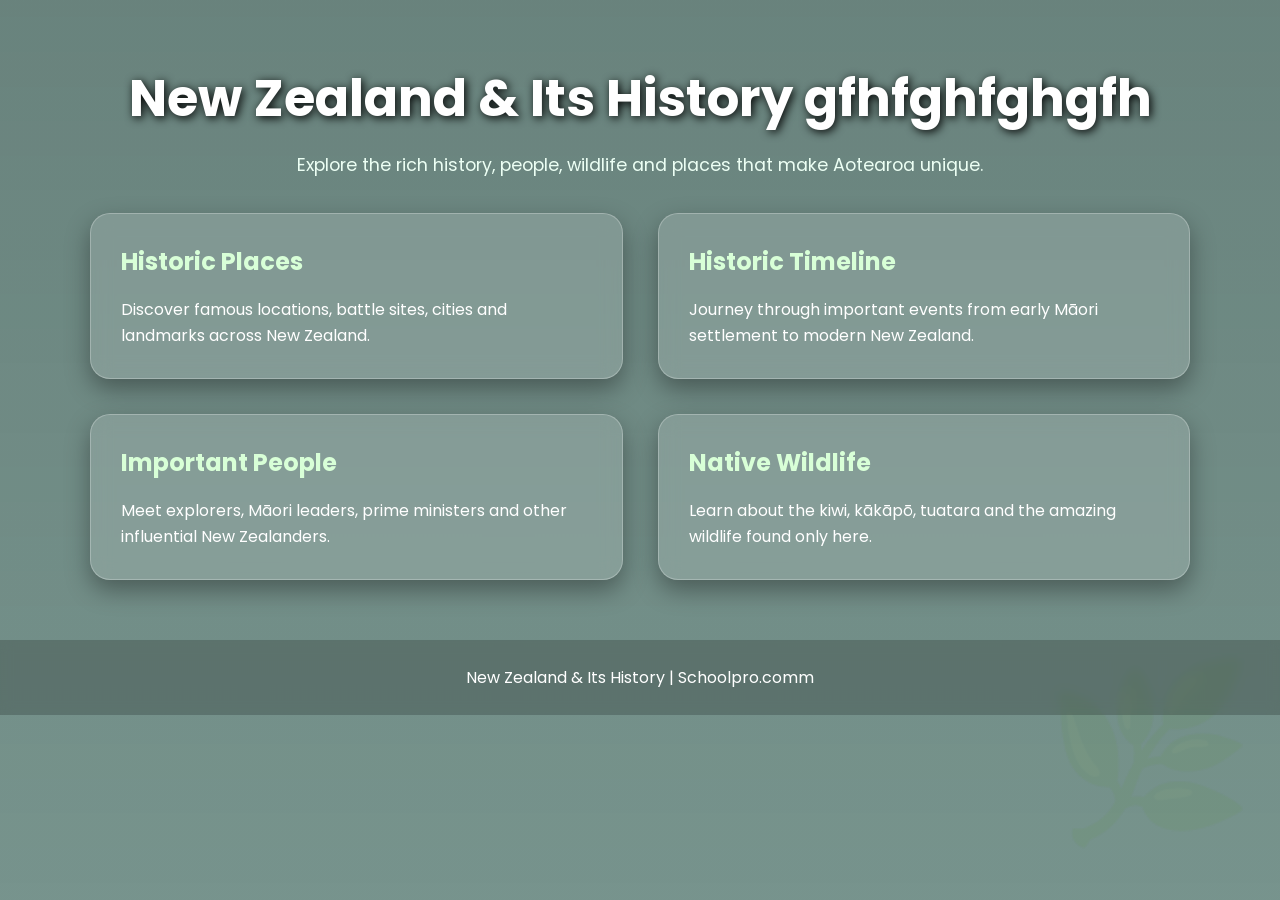
<file: index.html>
<!DOCTYPE html>
<html lang="en">

<head>
    <meta charset="UTF-8">
    <meta name="viewport" content="width=device-width, initial-scale=1.0">
    <title>New zealand Aoteroa Exp#111</title>
    <link rel="stylesheet" href="style.css">
</head>

<body>

<div class="overlay"></div>

<header>
    <h1> New Zealand & Its History gfhfghfghgfh</h1>
    <p>Explore the rich history, people, wildlife and places that make Aotearoa unique.</p>
</header>

<main class="menu">

    <a href="places.html" class="card">
        <h2> Historic Places</h2>
        <p>Discover famous locations, battle sites, cities and landmarks across New Zealand.</p>
    </a>

    <a href="timeline.html" class="card">
        <h2>Historic Timeline</h2>
        <p>Journey through important events from early Māori settlement to modern New Zealand.</p>
    </a>

    <a href="people.html" class="card">
        <h2>Important People</h2>
        <p>Meet explorers, Māori leaders, prime ministers and other influential New Zealanders.</p>
    </a>

    <a href="wildlife.html" class="card">
        <h2>Native Wildlife</h2>
        <p>Learn about the kiwi, kākāpō, tuatara and the amazing wildlife found only here.</p>
    </a>

</main>

<footer>
    <p>New Zealand & Its History | Schoolpro.comm</p>
</footer>

</body>

</html>
</file>
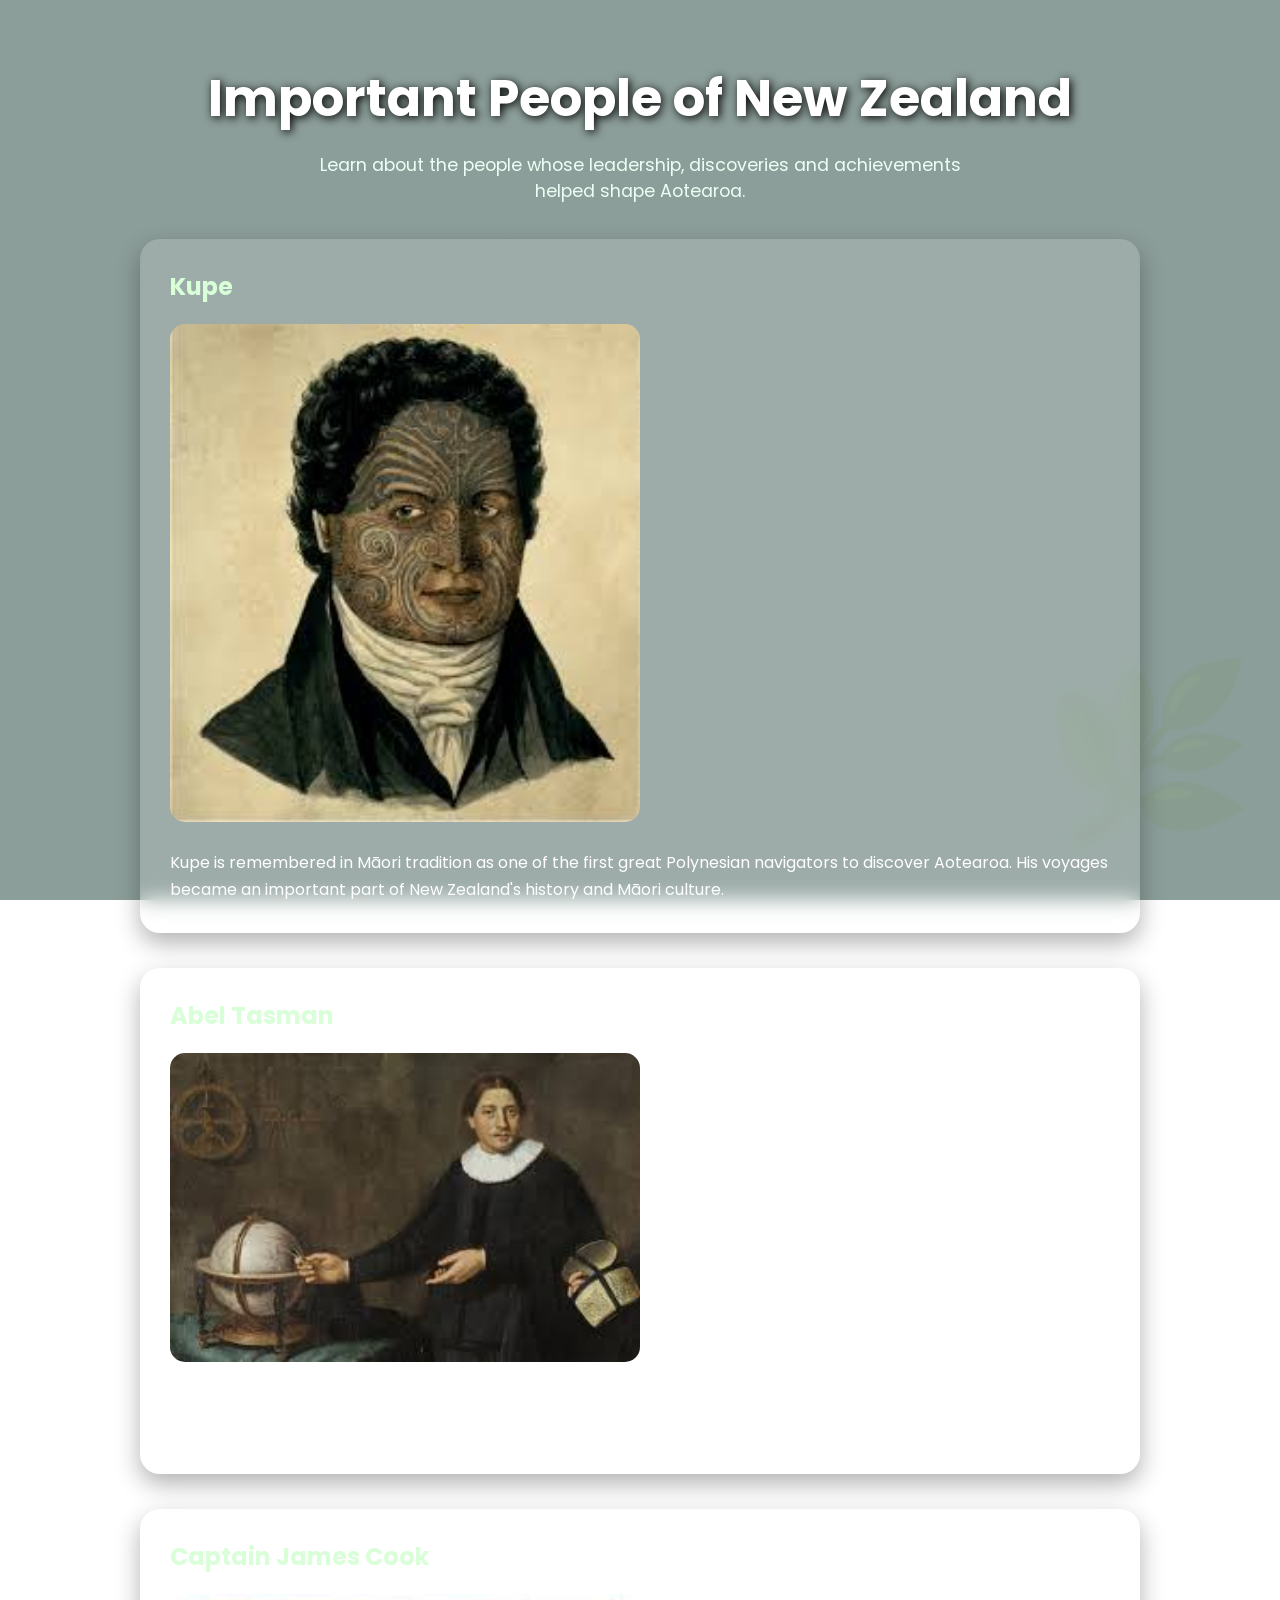
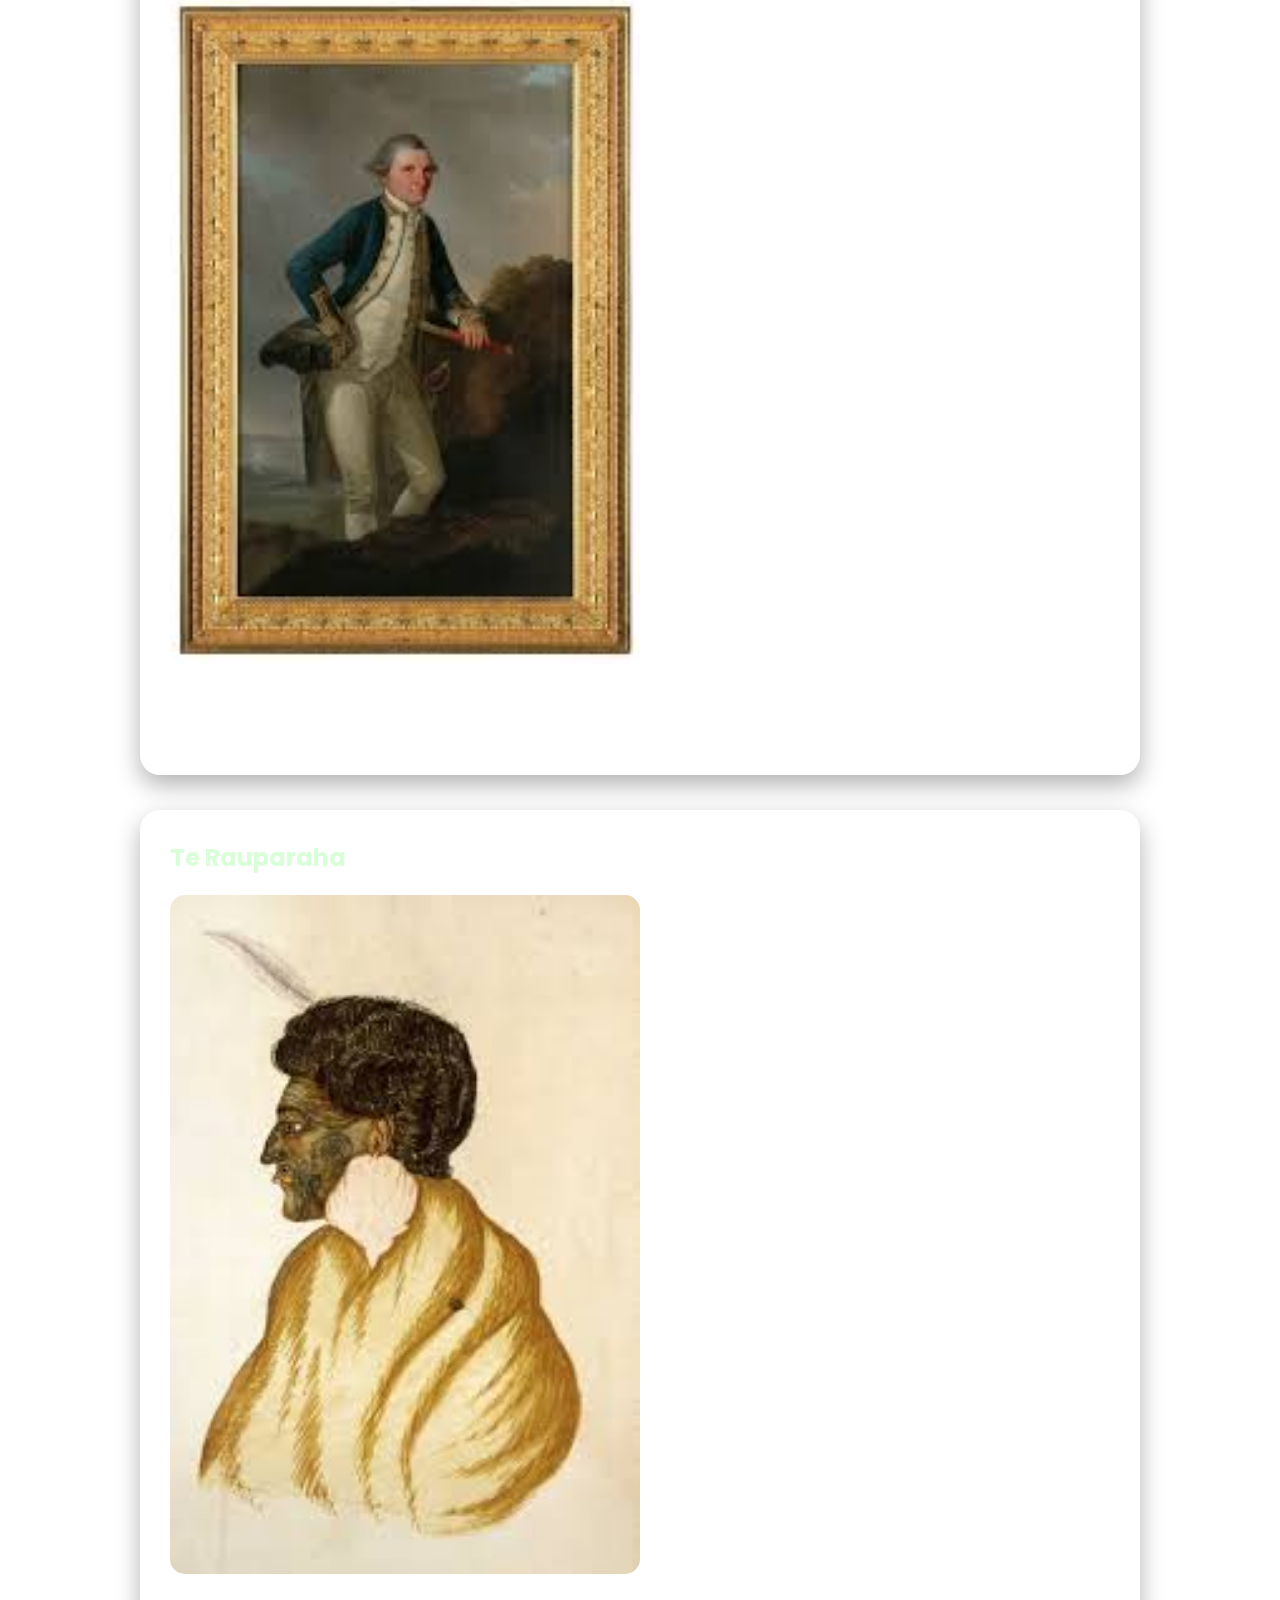
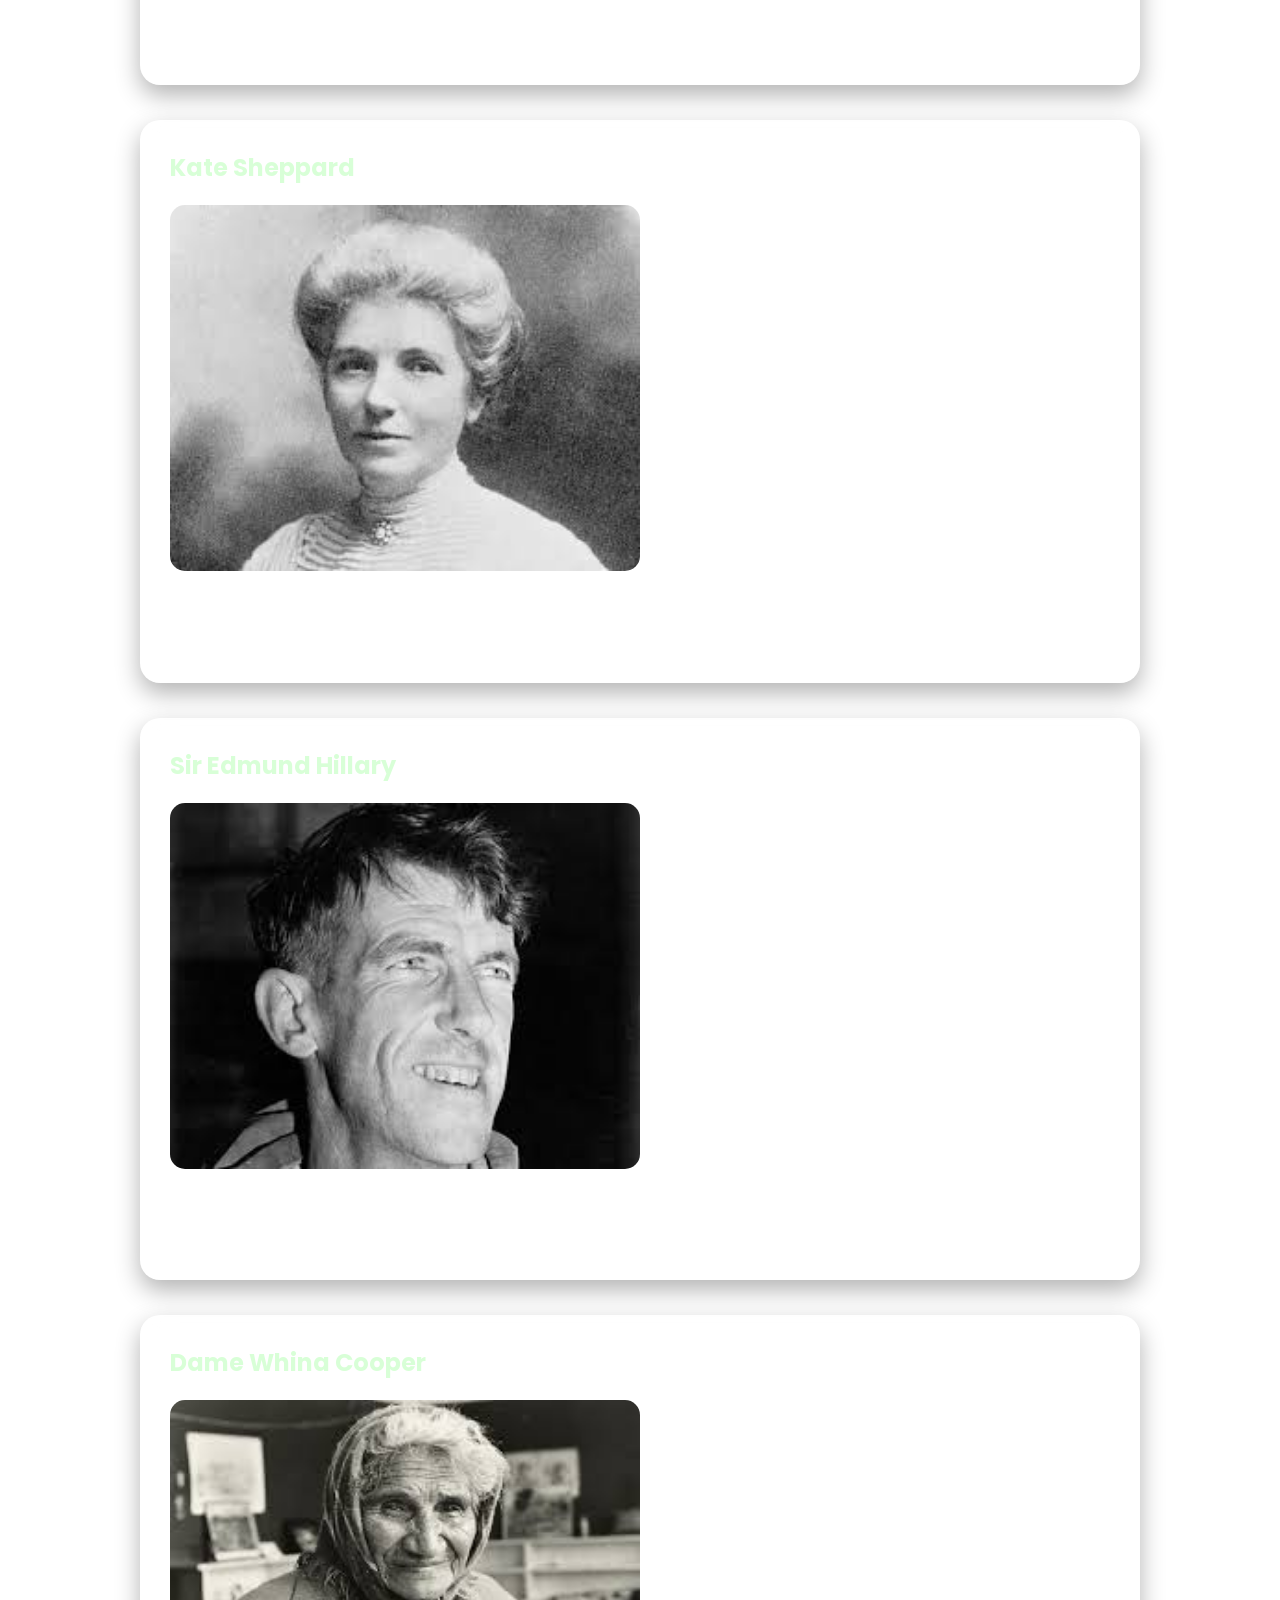
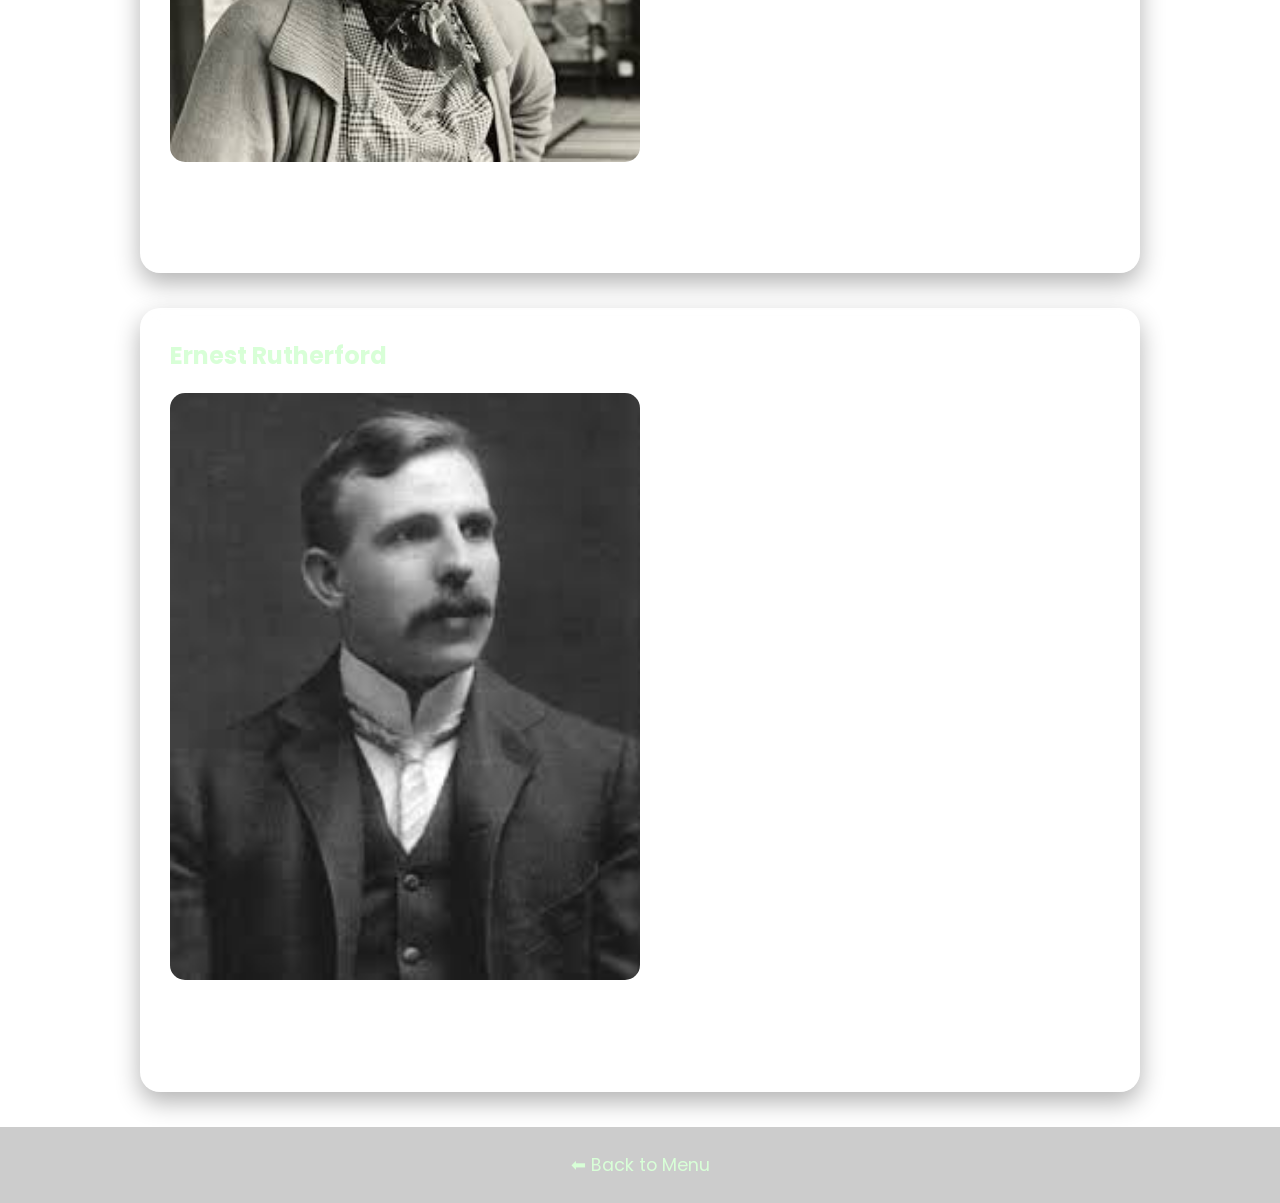
<file: people.html>
<!DOCTYPE html>
<html lang="en">

<head>

    <meta charset="UTF-8">
    <title>Important People - New Zealand</title>
    <link rel="stylesheet" href="style.css">

</head>

<body>

<header>

    <h1> Important People of New Zealand</h1>

    <p>
        Learn about the people whose leadership, discoveries and achievements
        helped shape Aotearoa.
    </p>

</header>


<main class="content">



    <section class="place">

        <h2>Kupe</h2>
        <img src="images/kupe.jpg" alt="Kupe">

        <p>
            Kupe is remembered in Māori tradition as one of the first great
            Polynesian navigators to discover Aotearoa. His voyages became an
            important part of New Zealand's history and Māori culture.
        </p>

    </section>

    <section class="place">

        <h2>Abel Tasman</h2>

        <img src="images/tasman-portrait.jpg" alt="Abel Tasman">

        <p>
            Dutch explorer Abel Tasman became the first recorded European to
            reach New Zealand in 1642. Although his visit was brief, it marked
            the beginning of European knowledge of the islands.
        </p>

    </section>

    <section class="place">

        <h2>Captain James Cook</h2>

        <img src="images/cook-portrait.jpg" alt="Captain James Cook">

        <p>
            James Cook mapped much of New Zealand's coastline during his
            voyages in 1769. His detailed maps greatly improved European
            understanding of the country.
        </p>

    </section>

    <section class="place">

        <h2>Te Rauparaha</h2>

        <img src="images/te-rauparaha.jpg" alt="Te Rauparaha">

        <p>
            Te Rauparaha was a famous Māori chief and military leader of
            Ngāti Toa. He is also credited with composing the haka
            "Ka Mate", which is performed around the world today.
        </p>

    </section>

    <section class="place">

        <h2>Kate Sheppard</h2>

        <img src="images/kate-sheppard.jpg" alt="Kate Sheppard">

        <p>
            Kate Sheppard led the campaign for women's voting rights.
            Thanks to her efforts, New Zealand became the first
            self-governing country where women could vote in 1893.
        </p>

    </section>

    <section class="place">

        <h2>Sir Edmund Hillary</h2>

        <img src="images/hillary.jpg" alt="Sir Edmund Hillary">

        <p>
            Sir Edmund Hillary became one of the first people to reach the
            summit of Mount Everest in 1953. He is one of New Zealand's most
            respected explorers and humanitarians.
        </p>

    </section>

    <section class="place">

        <h2>Dame Whina Cooper</h2>

        <img src="images/whina-cooper.jpg" alt="Dame Whina Cooper">

        <p>
            Dame Whina Cooper was a Māori leader who fought for Māori land
            rights. She became nationally recognised after leading the
            1975 Māori Land March.
        </p>

    </section>

    <section class="place">

        <h2>Ernest Rutherford</h2>
        
        <img src="images/rutherford.jpg" alt="Ernest Rutherford">

        <p>
            Ernest Rutherford was one of the world's greatest physicists.
            His discoveries about the atom earned him the Nobel Prize and
            helped shape modern science.
        </p>

    </section>


</main>


<footer>

    <a href="index.html">⬅ Back to Menu</a>

</footer>

</body>
</html>
</file>
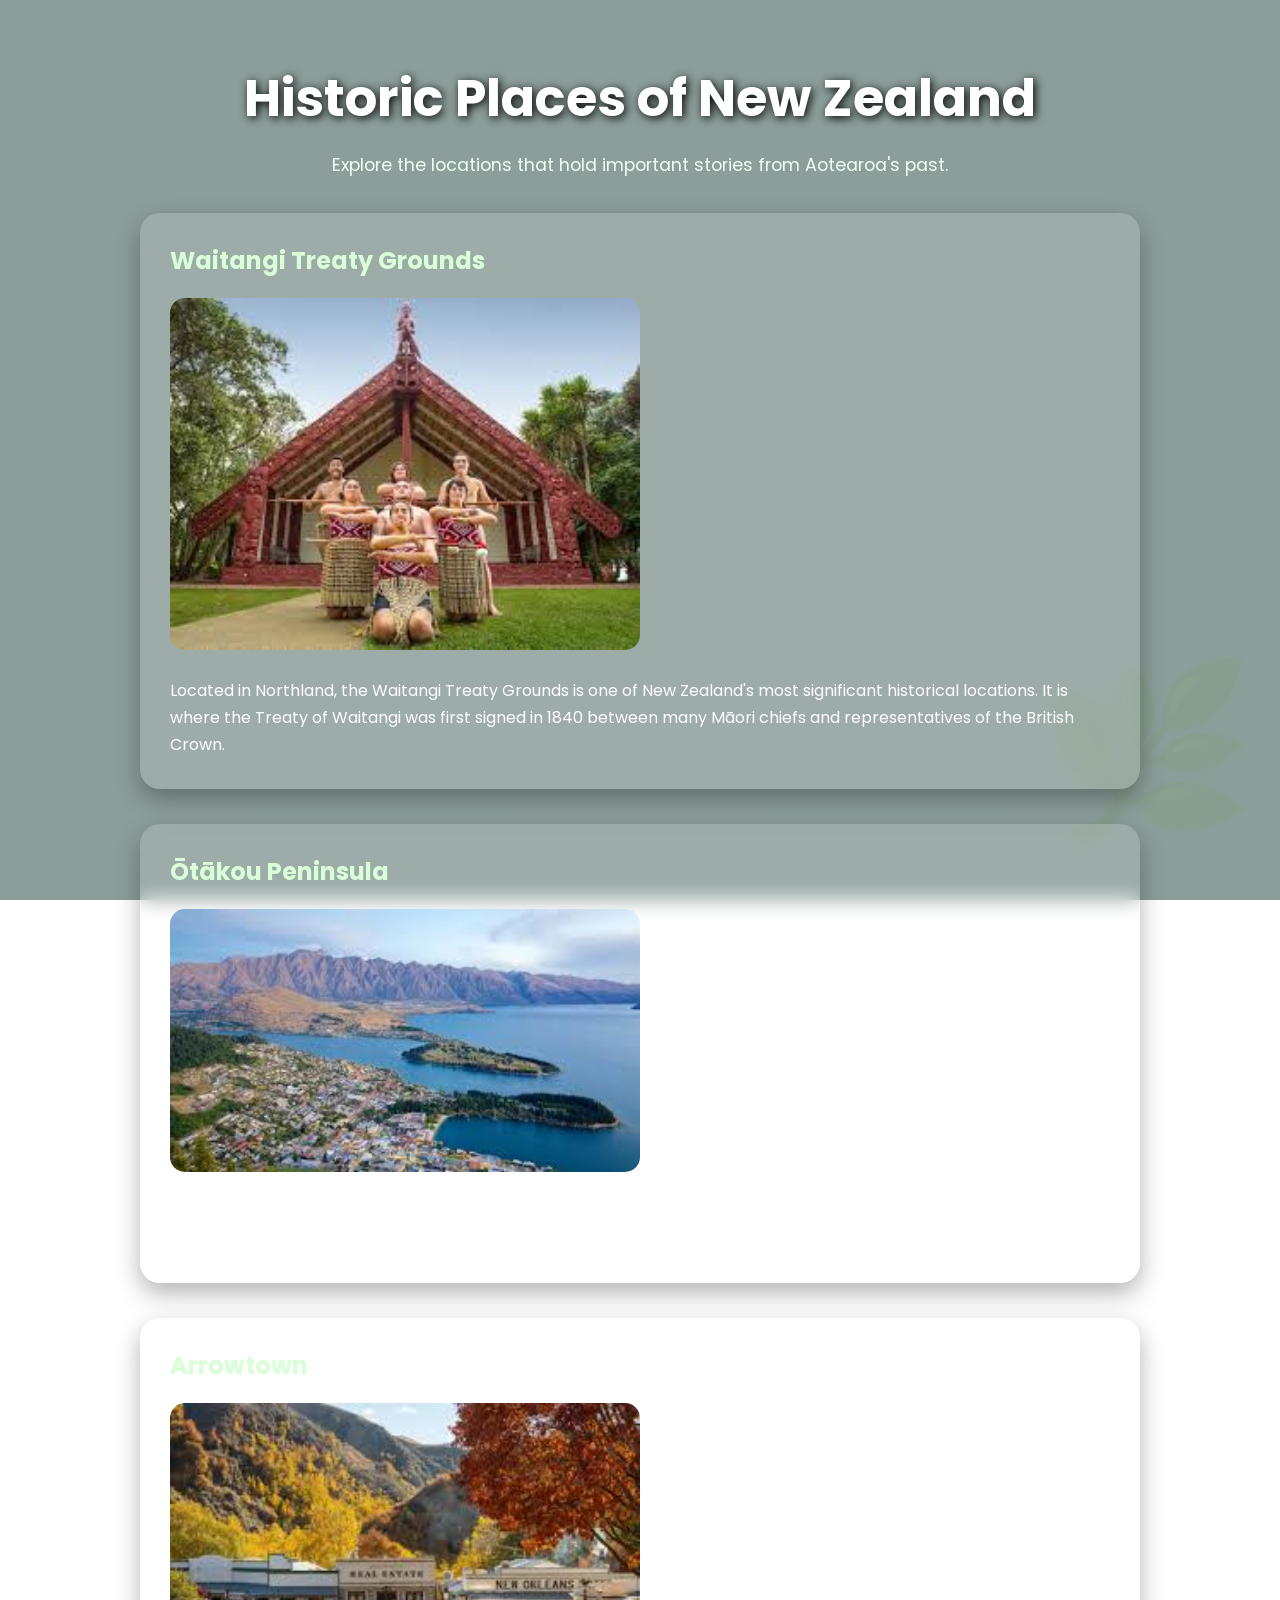
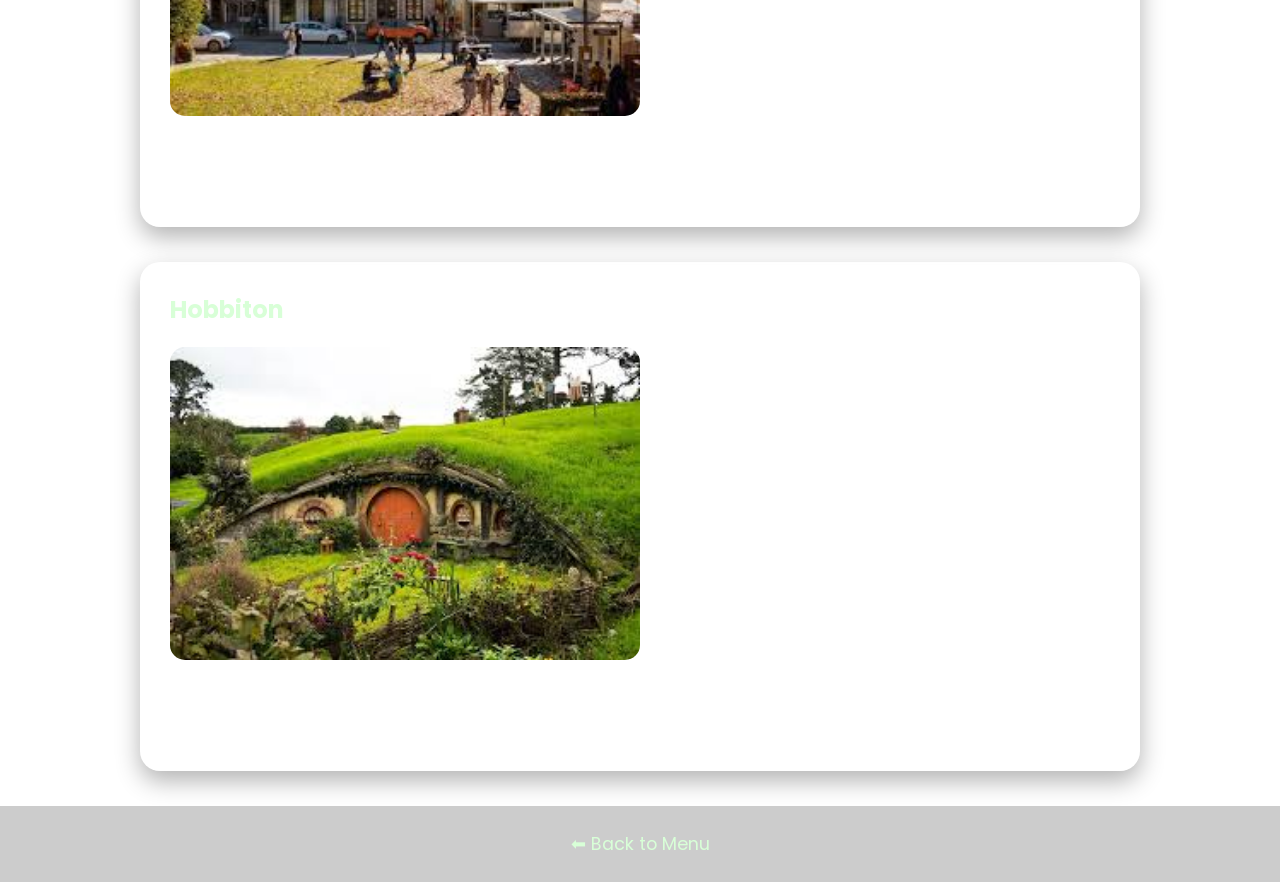
<file: places.html>
<!DOCTYPE html>
<html lang="en">

<head>
    <meta charset="UTF-8">
    <title>Historic Places - New Zealand</title>
    <link rel="stylesheet" href="style.css">
</head>

<body>

<header>
    <h1> Historic Places of New Zealand</h1>
    <p>Explore the locations that hold important stories from Aotearoa's past.</p>
</header>


<main class="content">

    <section class="place">

        <h2>Waitangi Treaty Grounds</h2>

        <img src="images/waitangi.jpg" alt="Waitangi Treaty Grounds">

        <p>
            Located in Northland, the Waitangi Treaty Grounds is one of New Zealand's
            most significant historical locations. It is where the Treaty of Waitangi
            was first signed in 1840 between many Māori chiefs and representatives
            of the British Crown.
        </p>

    </section>

    <section class="place">

        <h2>Ōtākou Peninsula</h2>

        <img src="images/otago.jpg" alt="Otago Peninsula">

        <p>
            The Ōtākou Peninsula near Dunedin has strong Māori and European history.
            It was an important area for Ngāi Tahu settlement and later became
            connected with early European exploration and farming.
        </p>

    </section>

    <section class="place">

        <h2>Arrowtown</h2>

        <img src="images/arrowtown.jpg" alt="Arrowtown historic village">

        <p>
            Arrowtown developed during the Otago Gold Rush of the 1860s.
            The discovery of gold brought thousands of miners from around the world
            and helped shape the growth of the region.
        </p>

    </section>

    <section class="place">

        <h2>Hobbiton</h2>

        <img src="images/hobbiton.jpg" alt="Hobbiton New Zealand">

        <p>
            Although famous from film, Hobbiton represents New Zealand's modern
            cultural identity and its connection to international tourism.
            It shows how New Zealand's landscapes became globally recognised.
        </p>

    </section>


</main>


<footer>

    <a href="index.html">⬅ Back to Menu</a>

</footer>


</body>

</html>
</file>
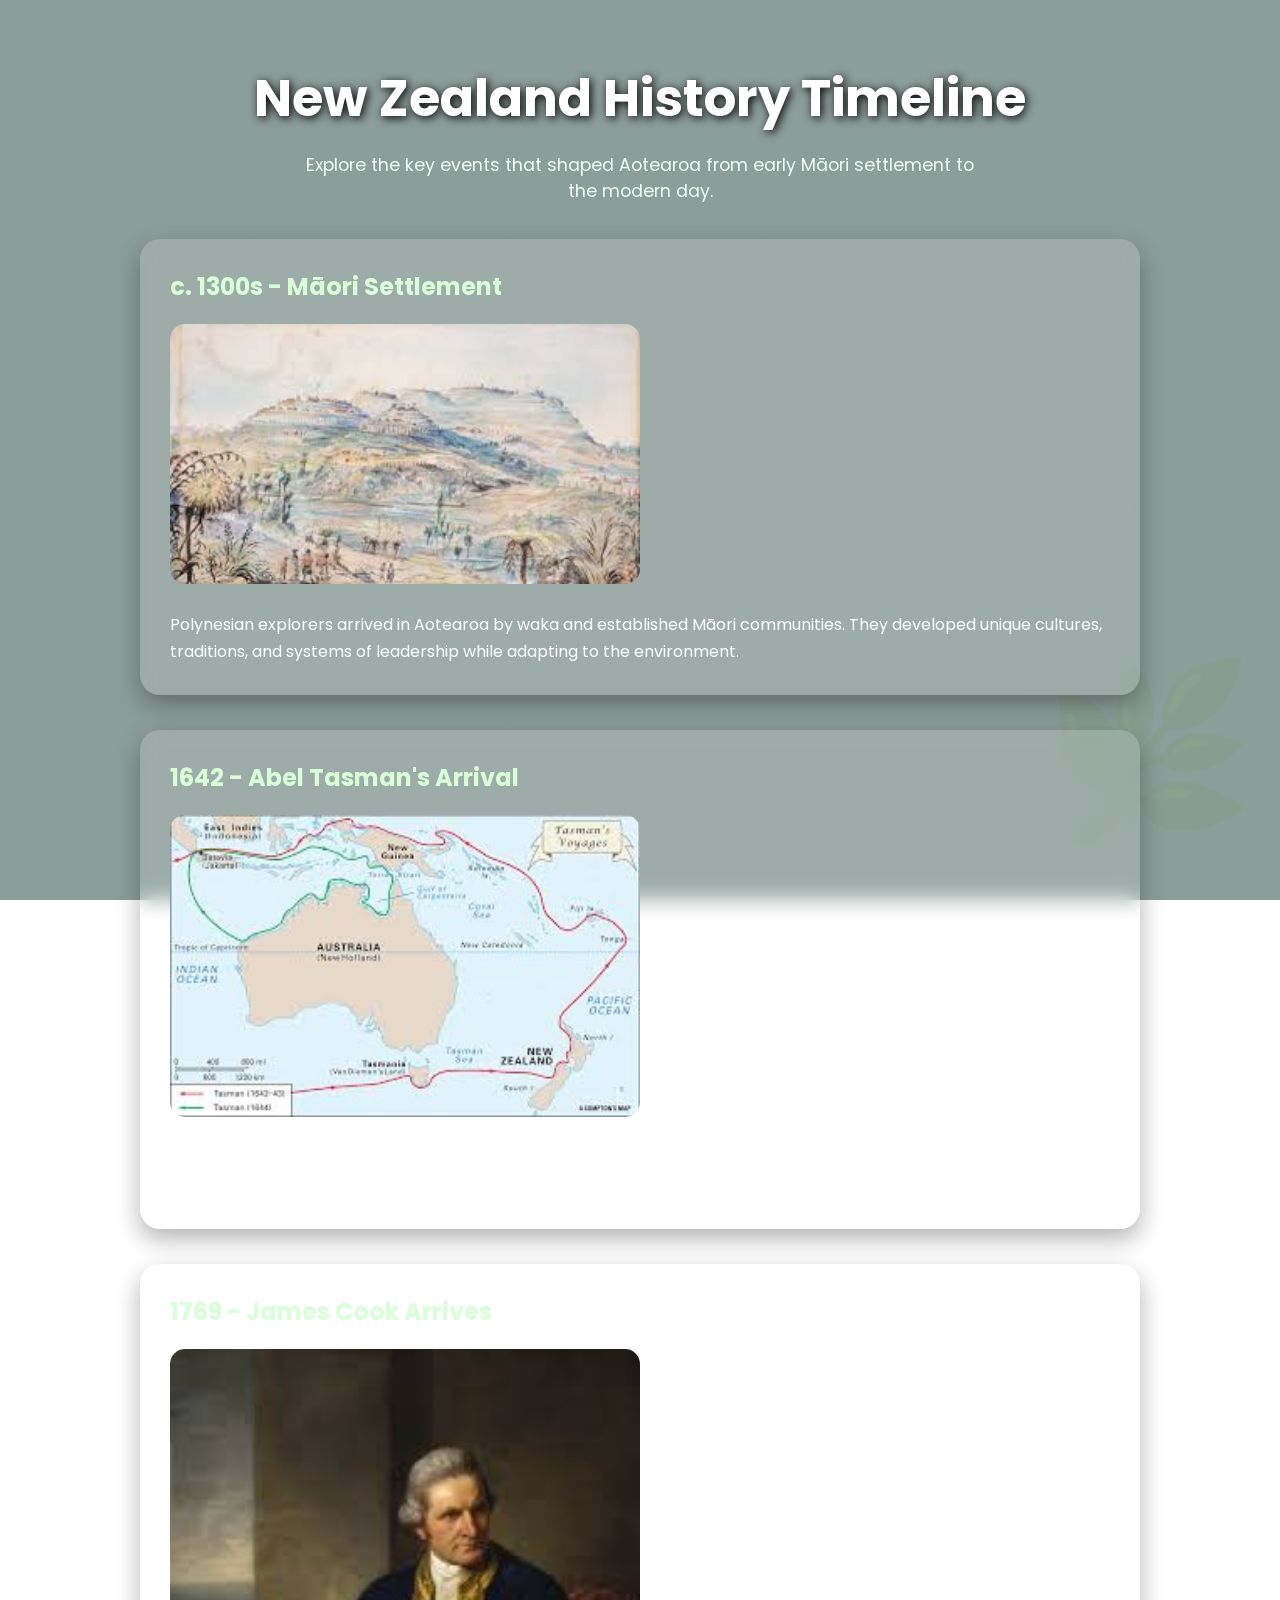
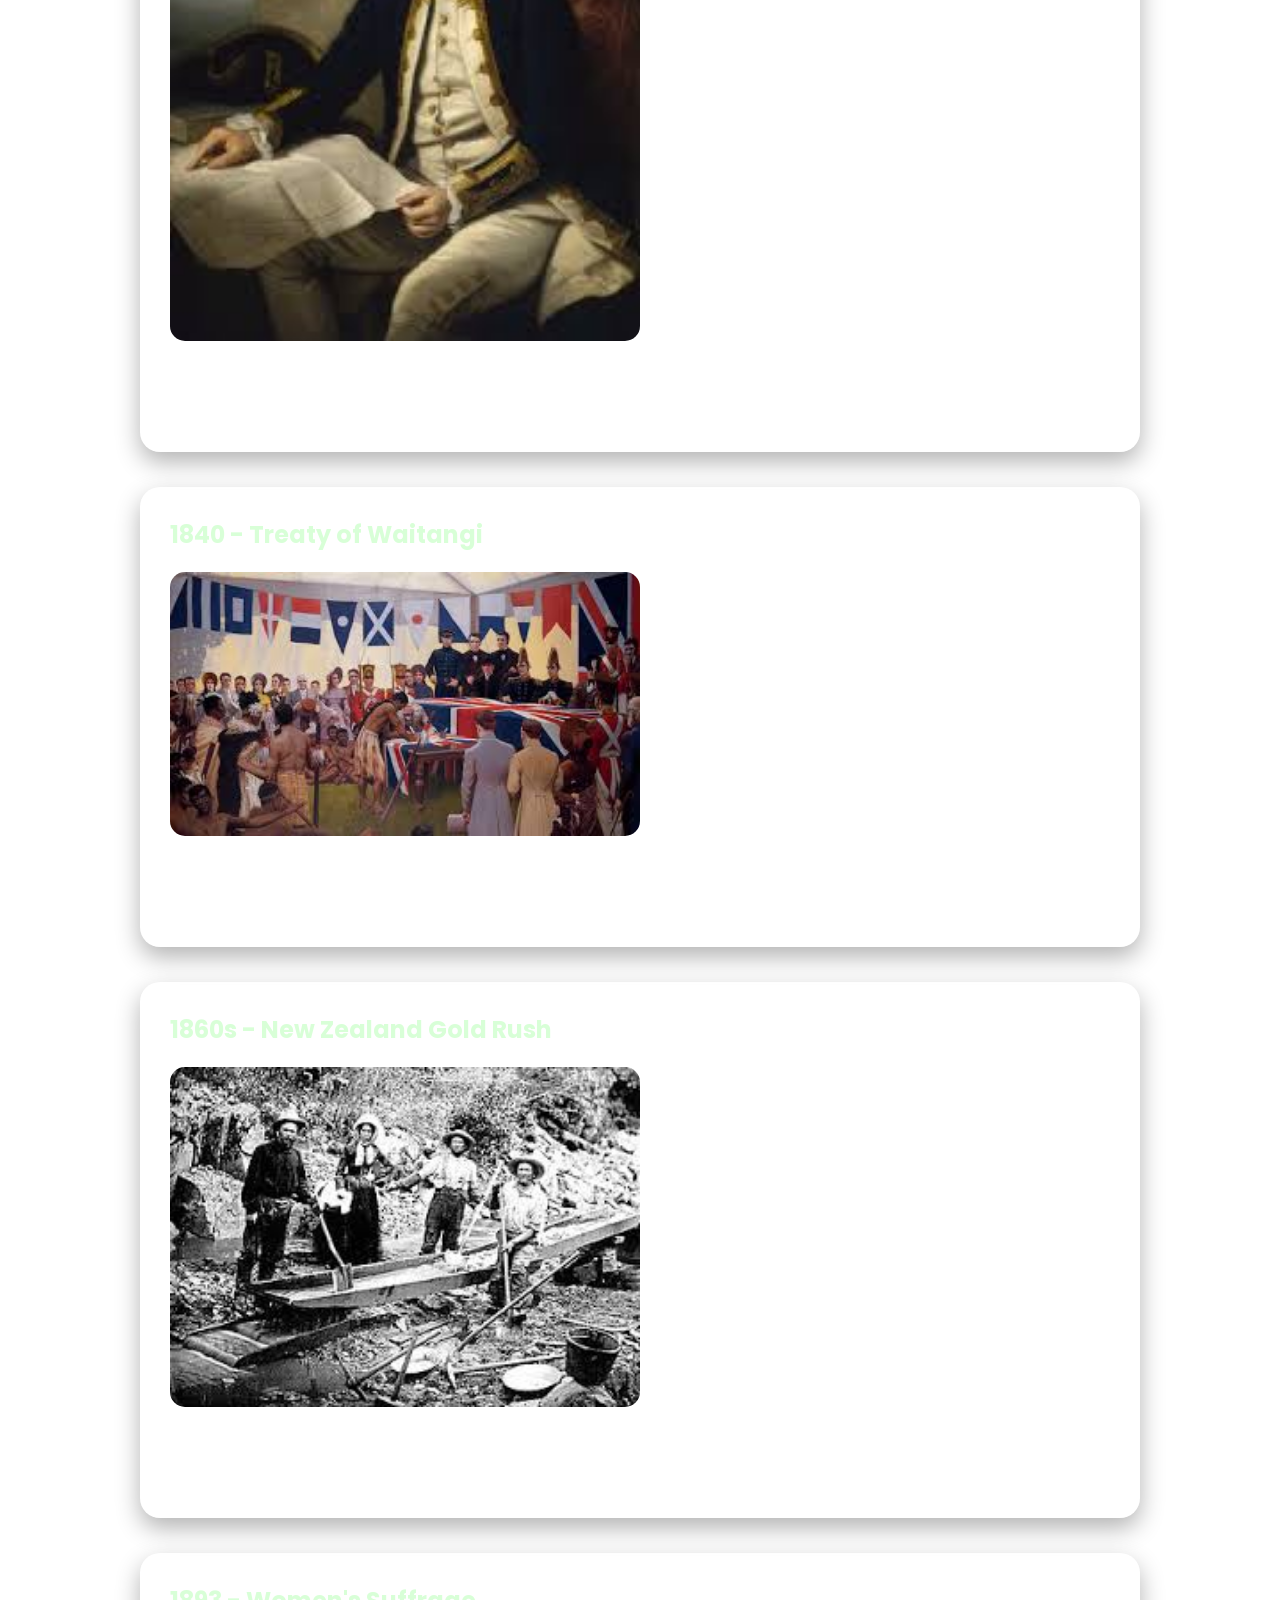
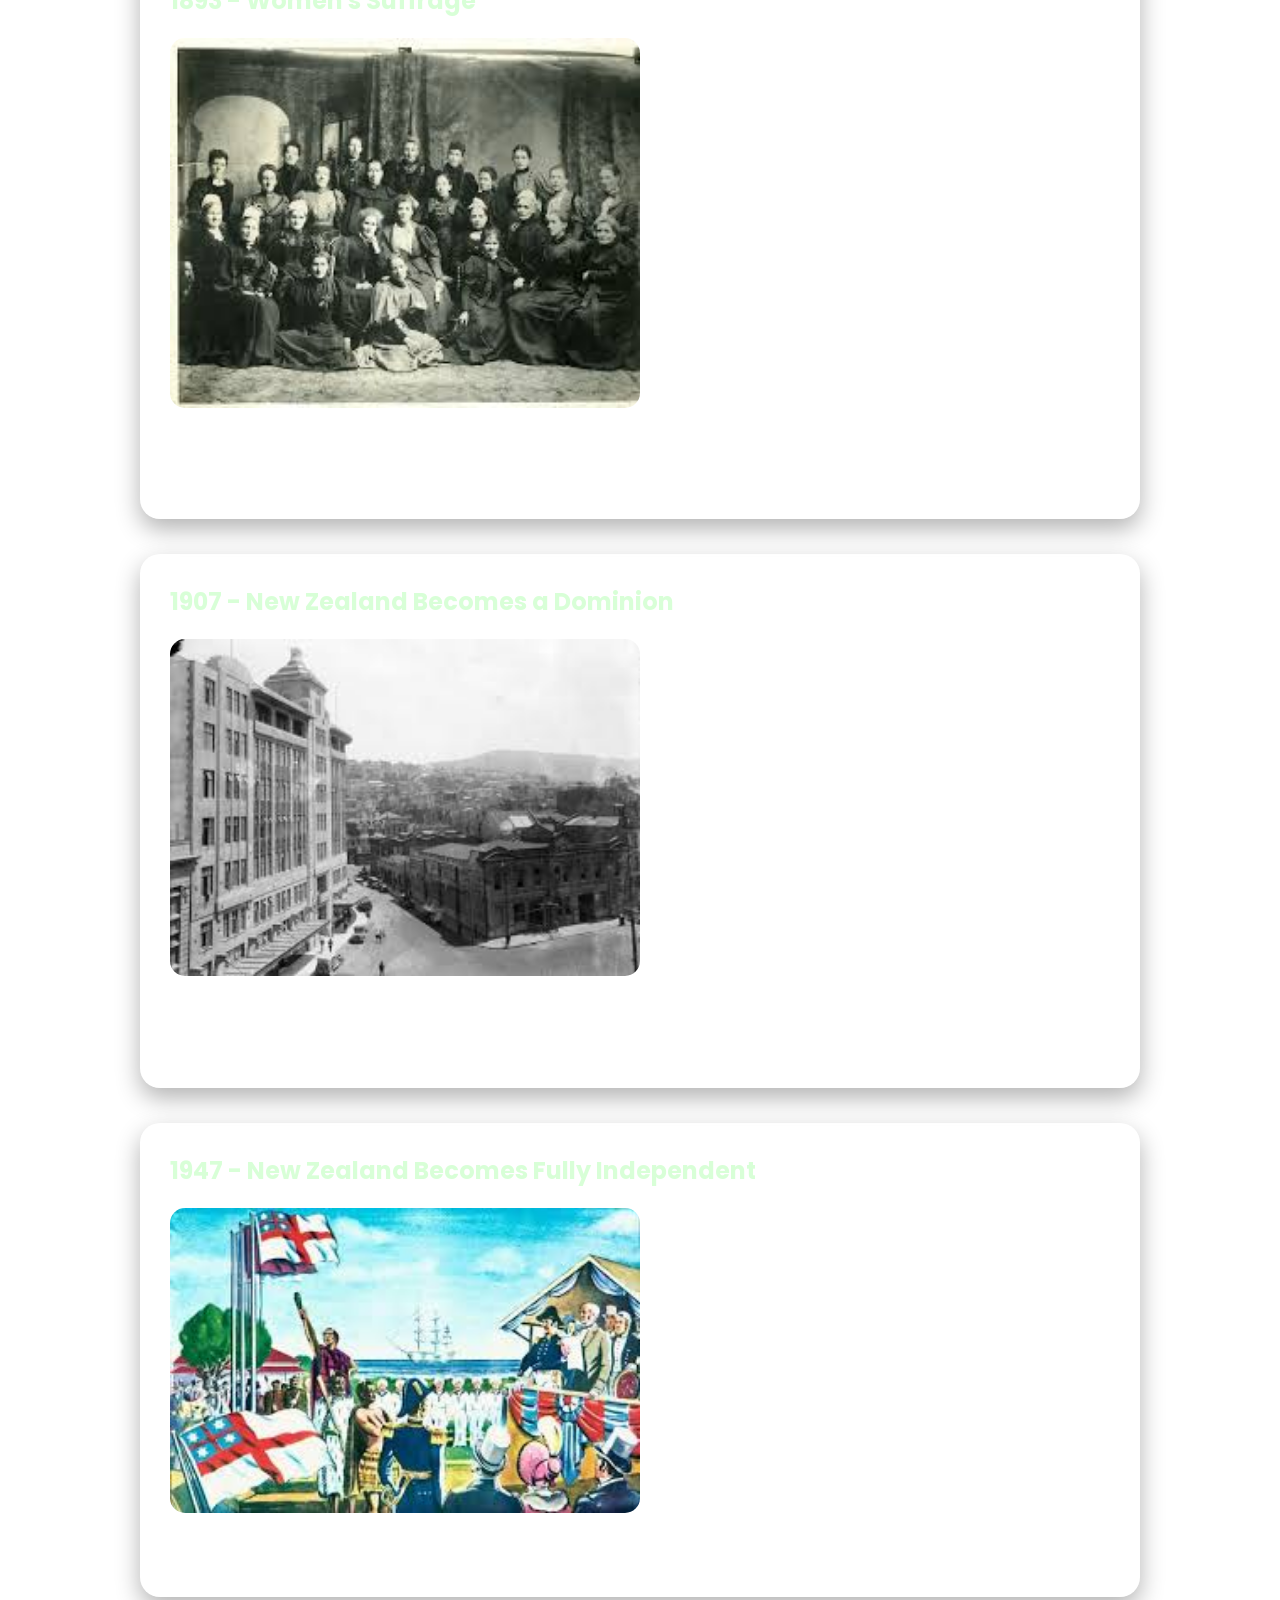
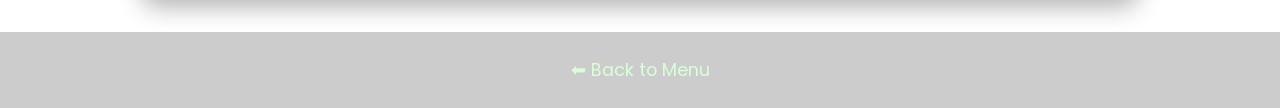
<file: timeline.html>
<!DOCTYPE html>
<html lang="en">

<head>

    <meta charset="UTF-8">
    <title>New Zealand History Timeline</title>
    <link rel="stylesheet" href="style.css">

</head>


<body>


<header>

    <h1> New Zealand History Timeline</h1>

    <p>
        Explore the key events that shaped Aotearoa from early Māori settlement
        to the modern day.
    </p>

</header>



<main class="content">

    <section class="place">

        <h2>c. 1300s - Māori Settlement</h2>

        <img src="images/maori-settlement.jpg" alt="Early Māori settlement">


        <p>
            Polynesian explorers arrived in Aotearoa by waka and established
            Māori communities. They developed unique cultures, traditions,
            and systems of leadership while adapting to the environment.
        </p>


    </section>

    <section class="place">

        <h2>1642 - Abel Tasman's Arrival</h2>

        <img src="images/abel-tasman.jpg" alt="Abel Tasman exploration">


        <p>
            Dutch explorer Abel Tasman became the first recorded European to
            reach New Zealand. His encounter with Māori was brief and led to
            New Zealand appearing on European maps.
        </p>


    </section>

    <section class="place">

        <h2>1769 - James Cook Arrives</h2>

        <img src="images/james-cook.jpg" alt="Captain James Cook">


        <p>
            Captain James Cook mapped much of New Zealand's coastline.
            His voyages increased European knowledge of Aotearoa and began
            greater contact between Māori and Europeans.
        </p>


    </section>

    <section class="place">

        <h2>1840 - Treaty of Waitangi</h2>

        <img src="images/treaty.jpg" alt="Treaty of Waitangi">


        <p>
            The Treaty of Waitangi was signed between many Māori chiefs and
            representatives of the British Crown. It became a foundational
            document in New Zealand's history.
        </p>


    </section>

    <section class="place">

        <h2>1860s - New Zealand Gold Rush</h2>

        <img src="images/gold-rush.jpg" alt="New Zealand gold rush">


        <p>
            Gold discoveries in Otago and the West Coast attracted thousands
            of miners. The gold rush helped grow towns, infrastructure,
            and New Zealand's economy.
        </p>


    </section>

    <section class="place">

        <h2>1893 - Women's Suffrage</h2>

        <img src="images/suffrage.jpg" alt="Women's suffrage movement">


        <p>
            New Zealand became the first self-governing country in the world
            where women gained the right to vote in parliamentary elections.
        </p>


    </section>

    <section class="place">

        <h2>1907 - New Zealand Becomes a Dominion</h2>

        <img src="images/dominion.jpg" alt="New Zealand Dominion">


        <p>
            New Zealand gained greater independence from Britain and became
            a Dominion, an important step towards becoming a fully independent
            nation.
        </p>


    </section>

    <section class="place">

        <h2>1947 - New Zealand Becomes Fully Independent</h2>

        <img src="images/independence.jpg" alt="New Zealand independence">


        <p>
            New Zealand adopted the Statute of Westminster, giving it full
            control over its own laws and government.
        </p>


    </section>



</main>



<footer>

    <a href="index.html">⬅ Back to Menu</a>

</footer>



</body>

</html>
</file>
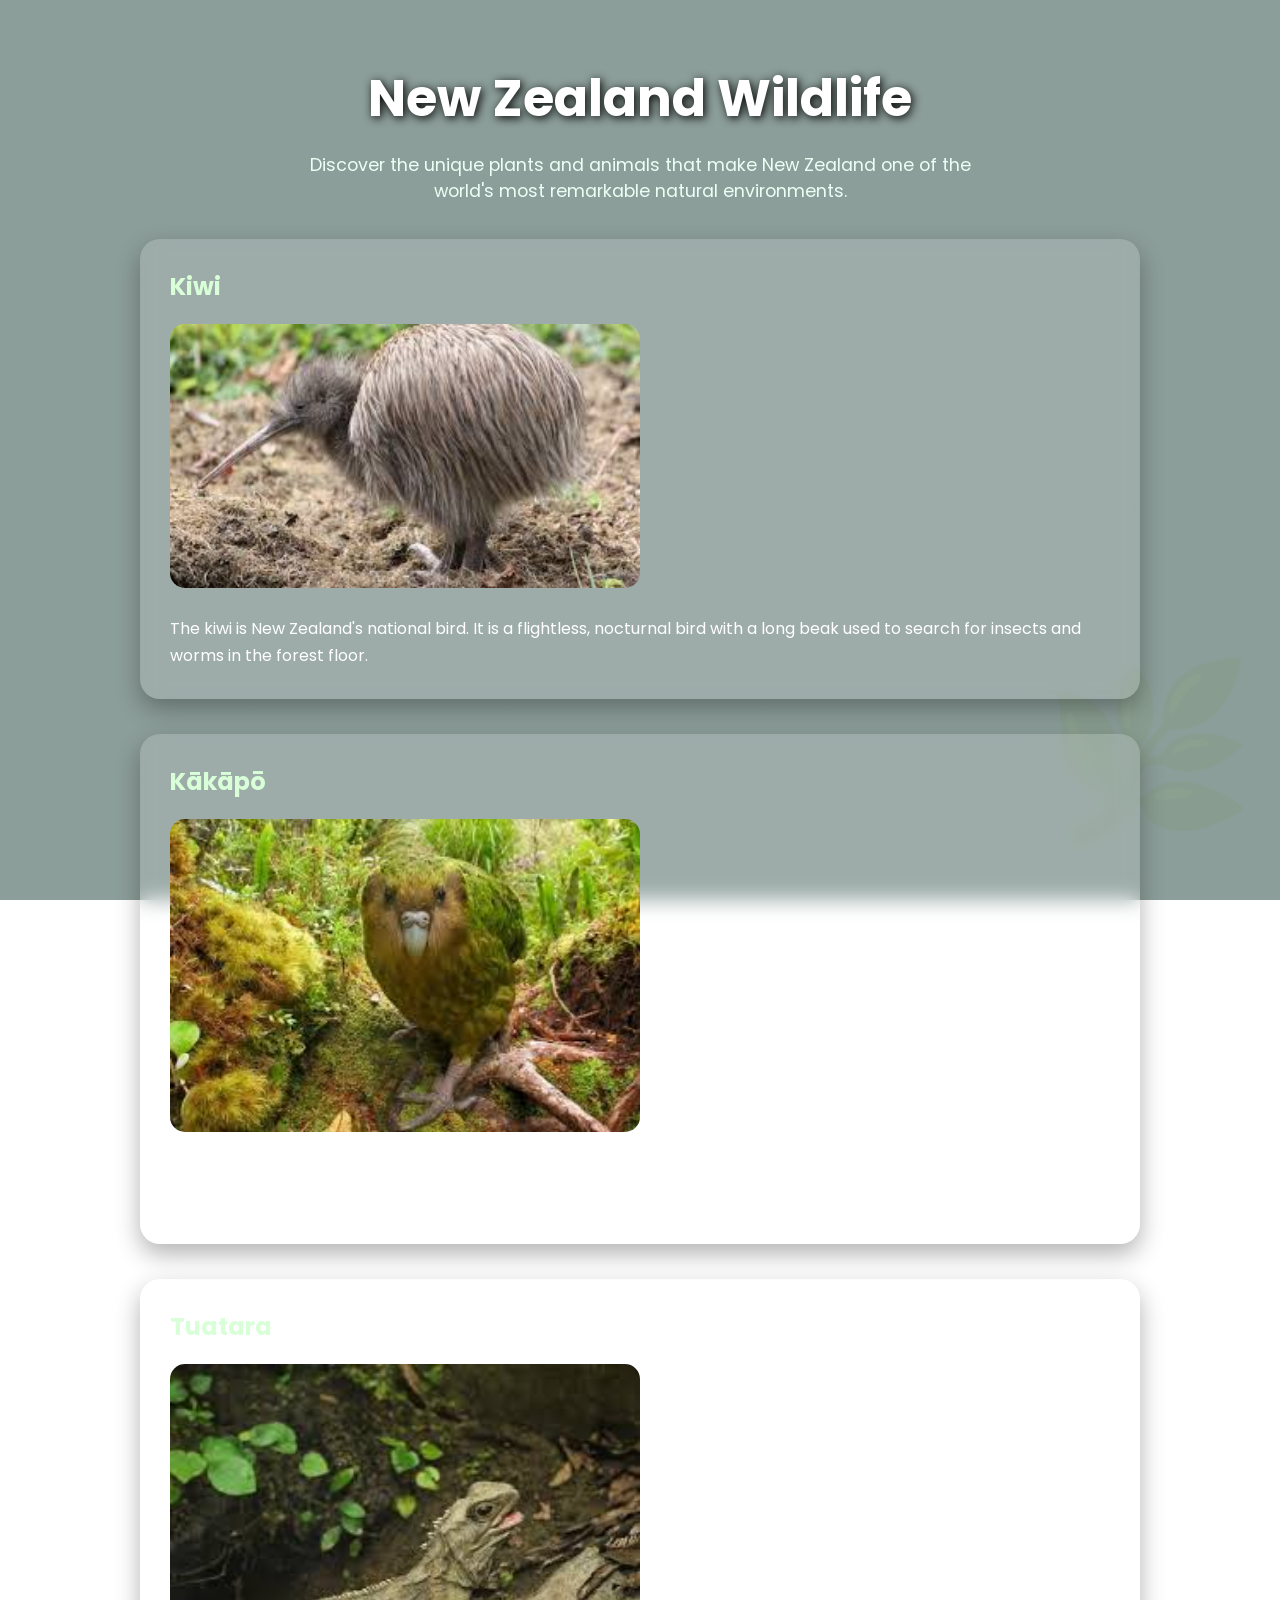
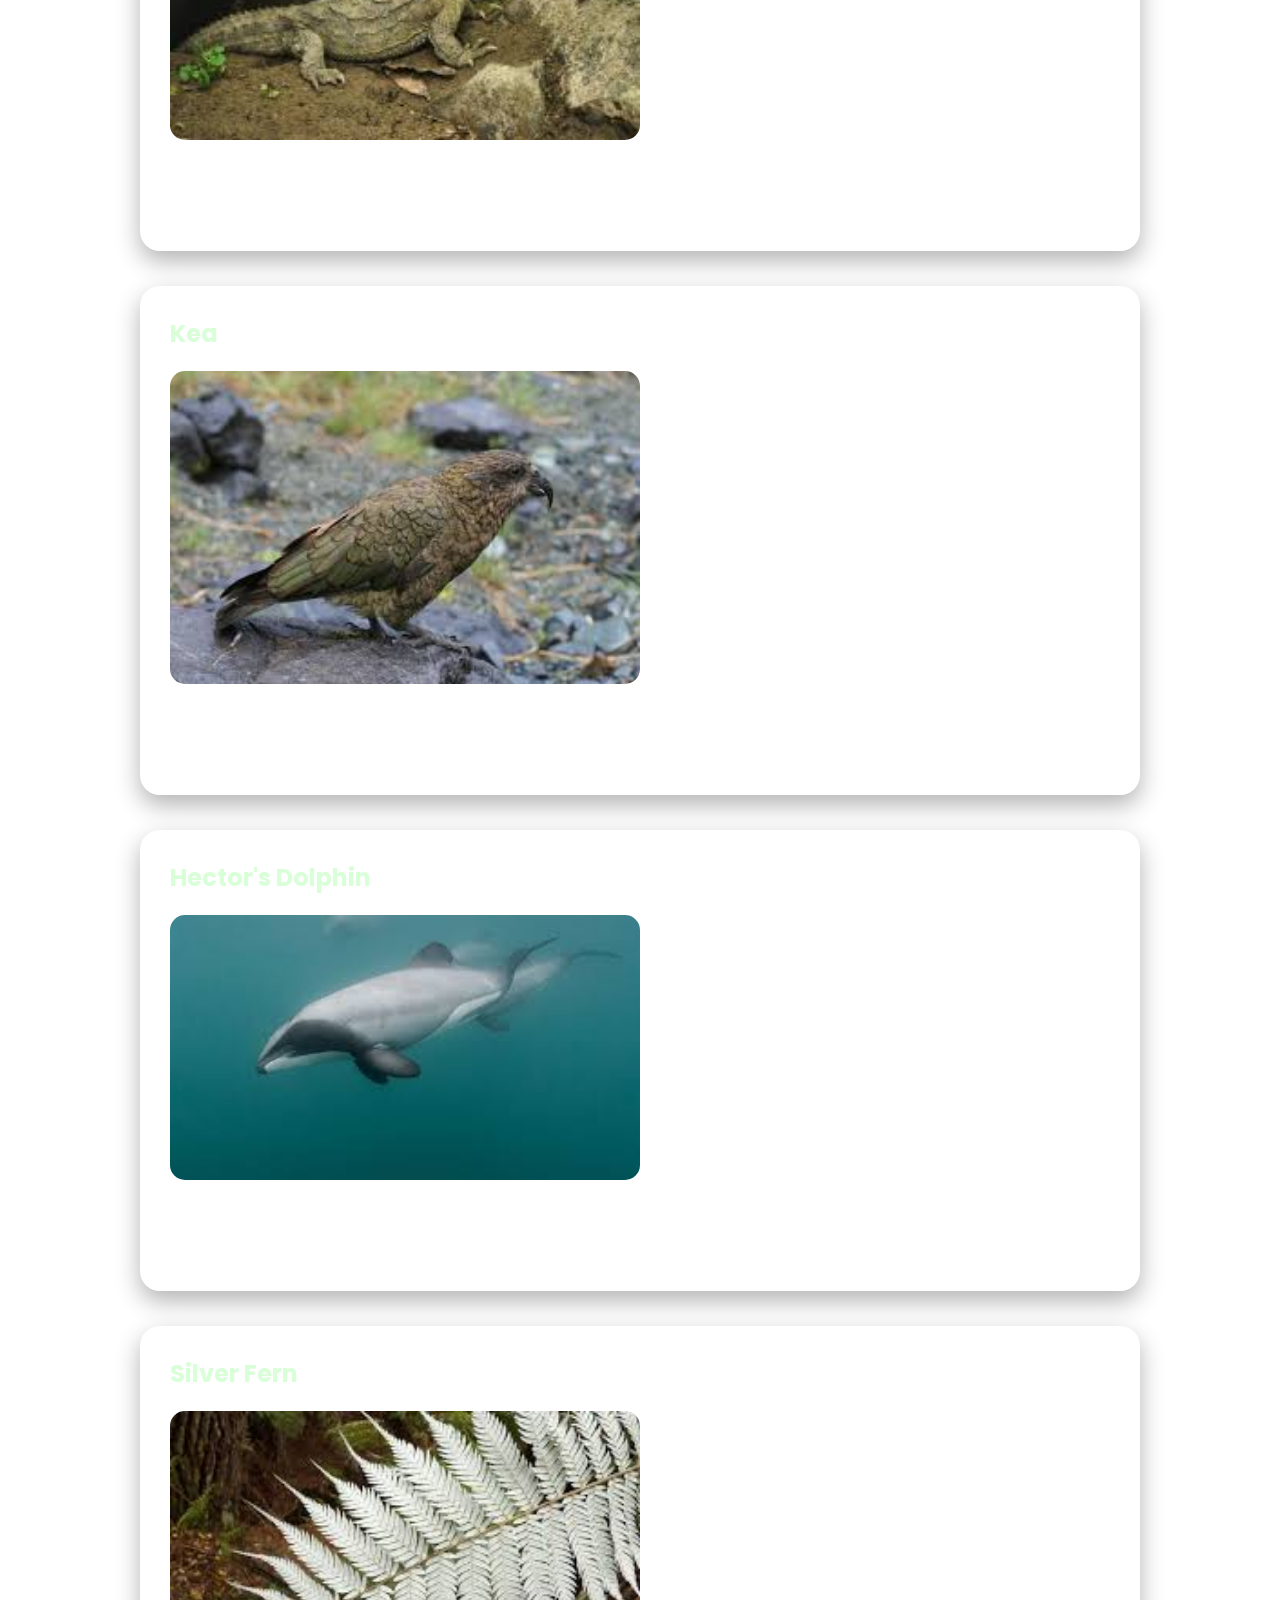
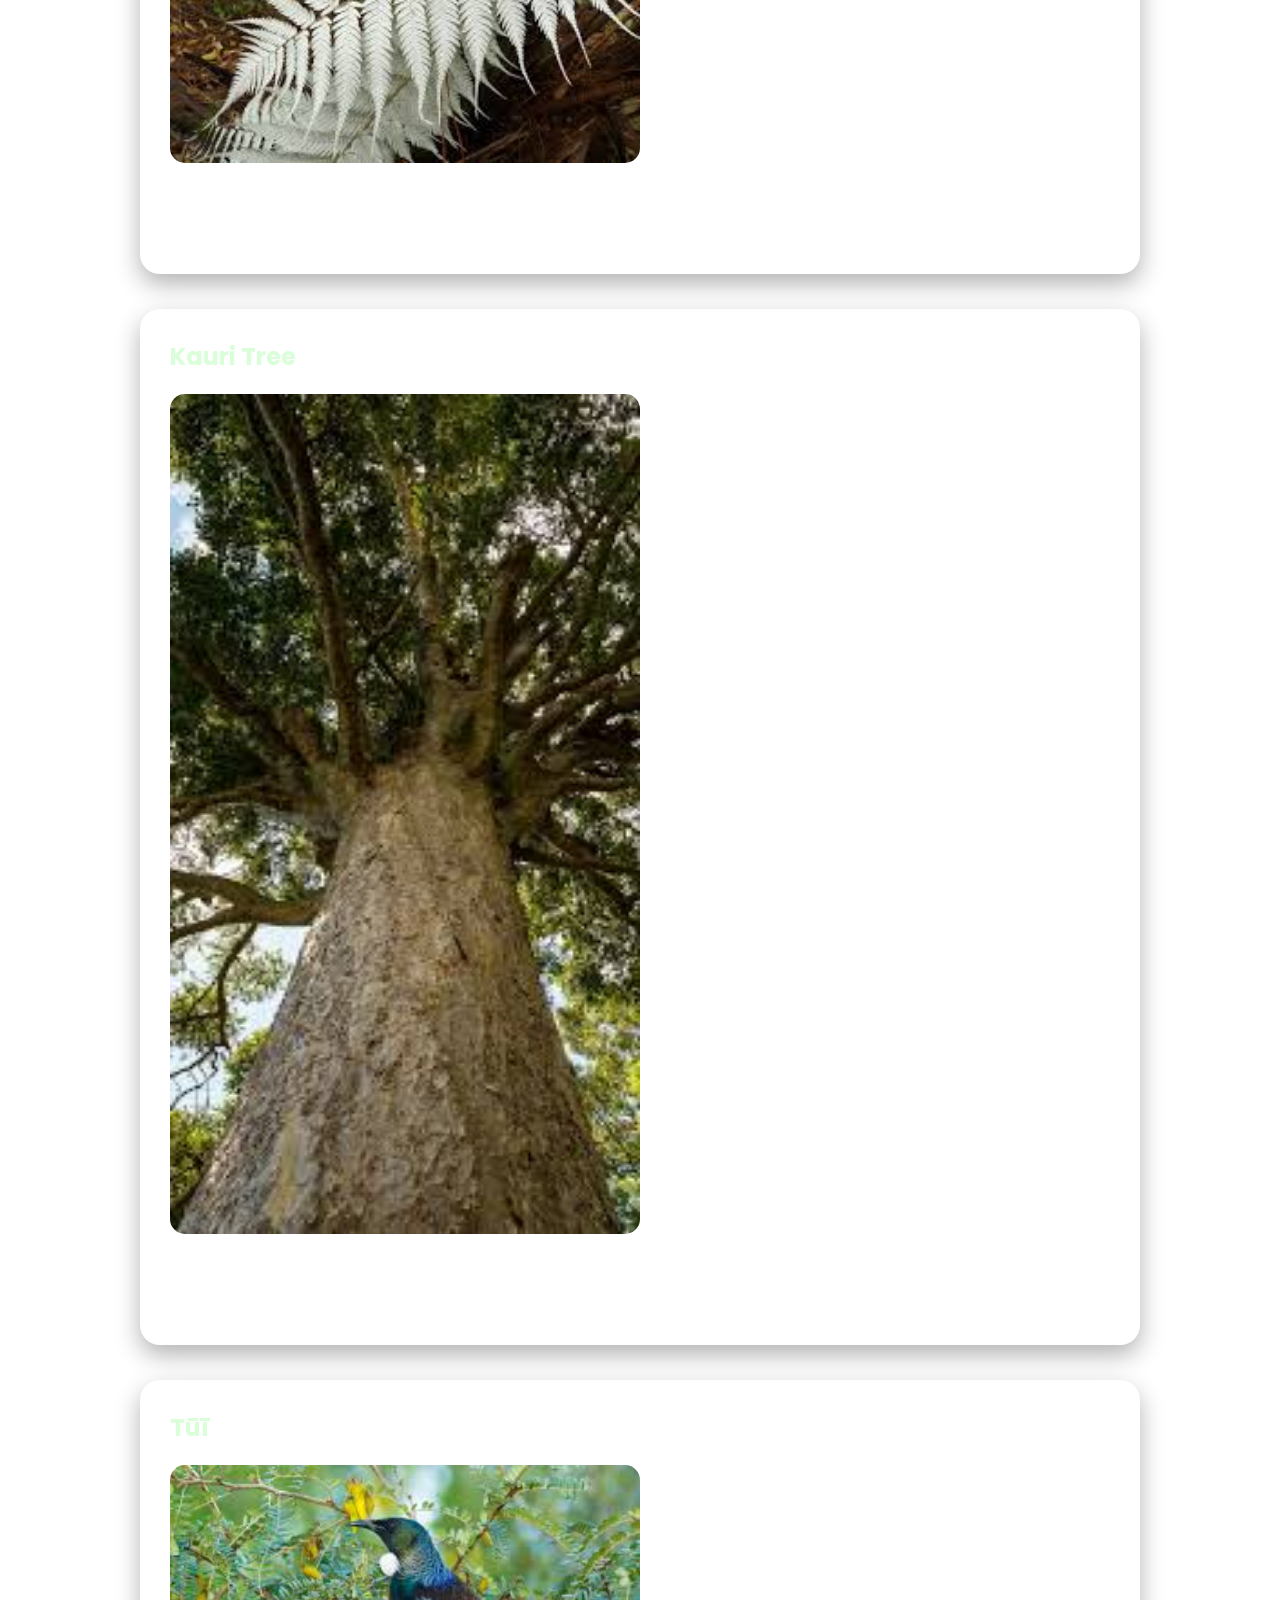
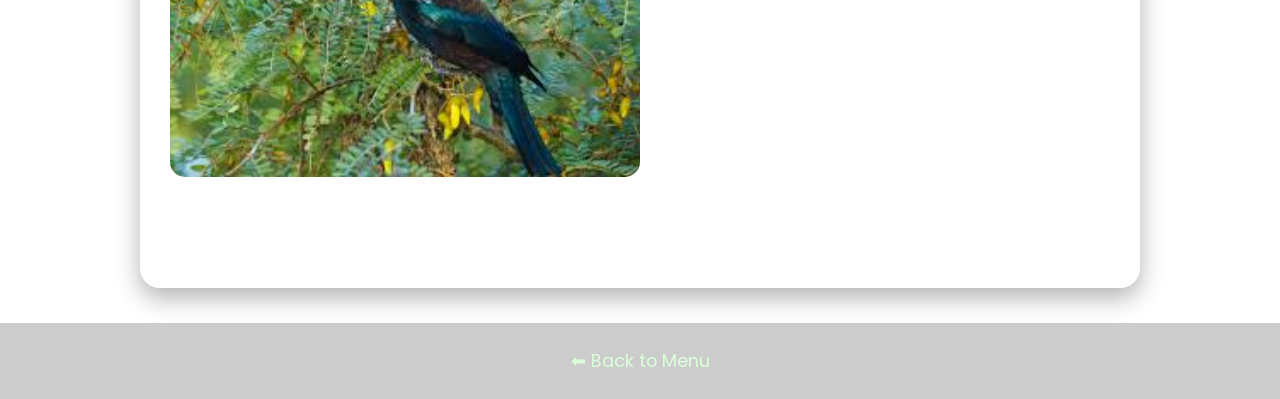
<file: wildlife.html>
<!DOCTYPE html>
<html lang="en">

<head>

    <meta charset="UTF-8">
    <title>New Zealand Wildlife</title>
    <link rel="stylesheet" href="style.css">

</head>

<body>

<header>

    <h1> New Zealand Wildlife</h1>

    <p>
        Discover the unique plants and animals that make New Zealand one of the
        world's most remarkable natural environments.
    </p>

</header>


<main class="content">

    <section class="place">

        <h2>Kiwi</h2>

        <img src="images/kiwi.jpg" alt="Kiwi bird">

        <p>
            The kiwi is New Zealand's national bird. It is a flightless,
            nocturnal bird with a long beak used to search for insects and worms
            in the forest floor.
        </p>

    </section>

    <section class="place">

        <h2>Kākāpō</h2>

        <img src="images/kakapo.jpg" alt="Kakapo">

        <p>
            The kākāpō is a rare, flightless parrot found only in New Zealand.
            Conservation programmes have helped protect this critically endangered
            species from extinction.
        </p>

    </section>

    <section class="place">

        <h2>Tuatara</h2>

        <img src="images/tuatara.jpg" alt="Tuatara">

        <p>
            Although it looks like a lizard, the tuatara belongs to its own
            ancient group of reptiles. Its ancestors lived alongside the dinosaurs.
        </p>

    </section>

    <section class="place">

        <h2>Kea</h2>

        <img src="images/kea.jpg" alt="Kea">

        <p>
            The kea is the world's only alpine parrot. Known for its intelligence
            and curiosity, it often investigates backpacks, cars and anything
            humans leave unattended.
        </p>

    </section>

    <section class="place">

        <h2>Hector's Dolphin</h2>

        <img src="images/hectors-dolphin.jpg" alt="Hector's Dolphin">

        <p>
            Hector's dolphin is one of the world's smallest dolphins and lives
            only in the coastal waters of New Zealand. It is recognised by its
            rounded dorsal fin.
        </p>

    </section>

    <section class="place">

        <h2>Silver Fern</h2>

        <img src="images/silver-fern.jpg" alt="Silver Fern">

        <p>
            The silver fern is one of New Zealand's best-known native plants.
            It has become a national symbol and is used by many sports teams and
            organisations.
        </p>

    </section>

    <section class="place">

        <h2>Kauri Tree</h2>

        <img src="images/kauri.jpg" alt="Kauri Tree">

        <p>
            Kauri trees are among the largest and oldest trees in the world.
            Some are over 1,500 years old and play an important role in Māori
            culture and New Zealand's forests.
        </p>

    </section>

    <section class="place">

        <h2>Tūī</h2>

        <img src="images/tui.jpg" alt="Tui bird">

        <p>
            The tūī is famous for its beautiful song and ability to mimic sounds.
            Its iridescent feathers and white throat tuft make it one of New
            Zealand's most recognisable native birds.
        </p>

    </section>


</main>


<footer>

    <a href="index.html">⬅ Back to Menu</a>

</footer>

</body>

</html>
</file>
<file: style.css>
/* Google Font */

@import url('https://fonts.googleapis.com/css2?family=Poppins:wght@300;400;600;700&display=swap');

*{
    margin:0;
    padding:0;
    box-sizing:border-box;
}

body{

    font-family:'Poppins',sans-serif;

    background:
    linear-gradient(rgba(0,40,30,.45),rgba(0,40,30,.45)),
    url("https://images.unsplash.com/photo-1469521669194-babb45599def?auto=format&fit=crop&w=1800&q=80");

    background-size:cover;
    background-position:center;
    background-attachment:fixed;

    color:white;
    min-height:100vh;
    overflow-x:hidden;
}

/* Fern watermark */

body::before{

    content:"🌿";
    position:fixed;
    right:25px;
    bottom:20px;

    font-size:170px;
    opacity:.08;
    pointer-events:none;
}

/* Dark overlay */

.overlay{

    position:fixed;
    inset:0;
    background:linear-gradient(to bottom,
    rgba(0,50,40,.25),
    rgba(0,90,70,.15));

    z-index:-1;
}

/* Header */

header{

    text-align:center;
    padding:60px 20px 35px;
}

header h1{

    font-size:3.2rem;
    margin-bottom:15px;
    text-shadow:2px 2px 10px black;
}

header p{

    max-width:700px;
    margin:auto;
    font-size:1.1rem;
    color:#ecfff4;
}

/* Menu */

.menu{

    width:90%;
    max-width:1100px;

    margin:auto;

    display:grid;
    grid-template-columns:repeat(2, 1fr);

    gap:35px;

    padding-bottom:60px;
}

/* Cards */

.card{

    text-decoration:none;
    color:white;

    background:rgba(255,255,255,.15);

    border:1px solid rgba(255,255,255,.25);

    backdrop-filter:blur(10px);

    border-radius:20px;

    padding:30px;

    transition:.35s;

    box-shadow:0 10px 25px rgba(0,0,0,.35);

    animation:float 5s ease-in-out infinite;
}

.card:nth-child(2){

    animation-delay:.5s;
}

.card:nth-child(3){

    animation-delay:1s;
}

.card:nth-child(4){

    animation-delay:1.5s;
}

.card:hover{

    transform:translateY(-12px) scale(1.03);

    background:rgba(255,255,255,.24);

    box-shadow:0 15px 35px rgba(0,0,0,.45);
}

.card h2{

    margin-bottom:18px;

    color:#d8ffd7;
}

.card p{

    line-height:1.6;
}

/* Floating animation */

@keyframes float{

    0%{
        transform:translateY(0px);
    }

    50%{
        transform:translateY(-8px);
    }

    100%{
        transform:translateY(0px);
    }
}

/* Footer */

footer{

    text-align:center;

    padding:25px;

    background:rgba(0,0,0,.2);

    backdrop-filter:blur(6px);
}

/* Mobile */

@media(max-width:700px){

header h1{

    font-size:2.3rem;
}

header p{

    font-size:1rem;
}

}

.content{

    width:85%;
    max-width:1000px;
    margin:auto;

}


.place{

    background:rgba(255,255,255,0.15);

    backdrop-filter:blur(10px);

    padding:30px;

    margin-bottom:35px;

    border-radius:20px;

    box-shadow:0 10px 25px rgba(0,0,0,0.3);

}


.place h2{

    color:#d8ffd7;

    margin-bottom:20px;

}


.place img{

    width:50%;

    height:auto;

    border-radius:15px;

    margin-bottom:20px;

}



.place p{

    line-height:1.7;

}


footer a{

    color:#d8ffd7;

    text-decoration:none;

    font-size:1.1rem;

}
</file>
